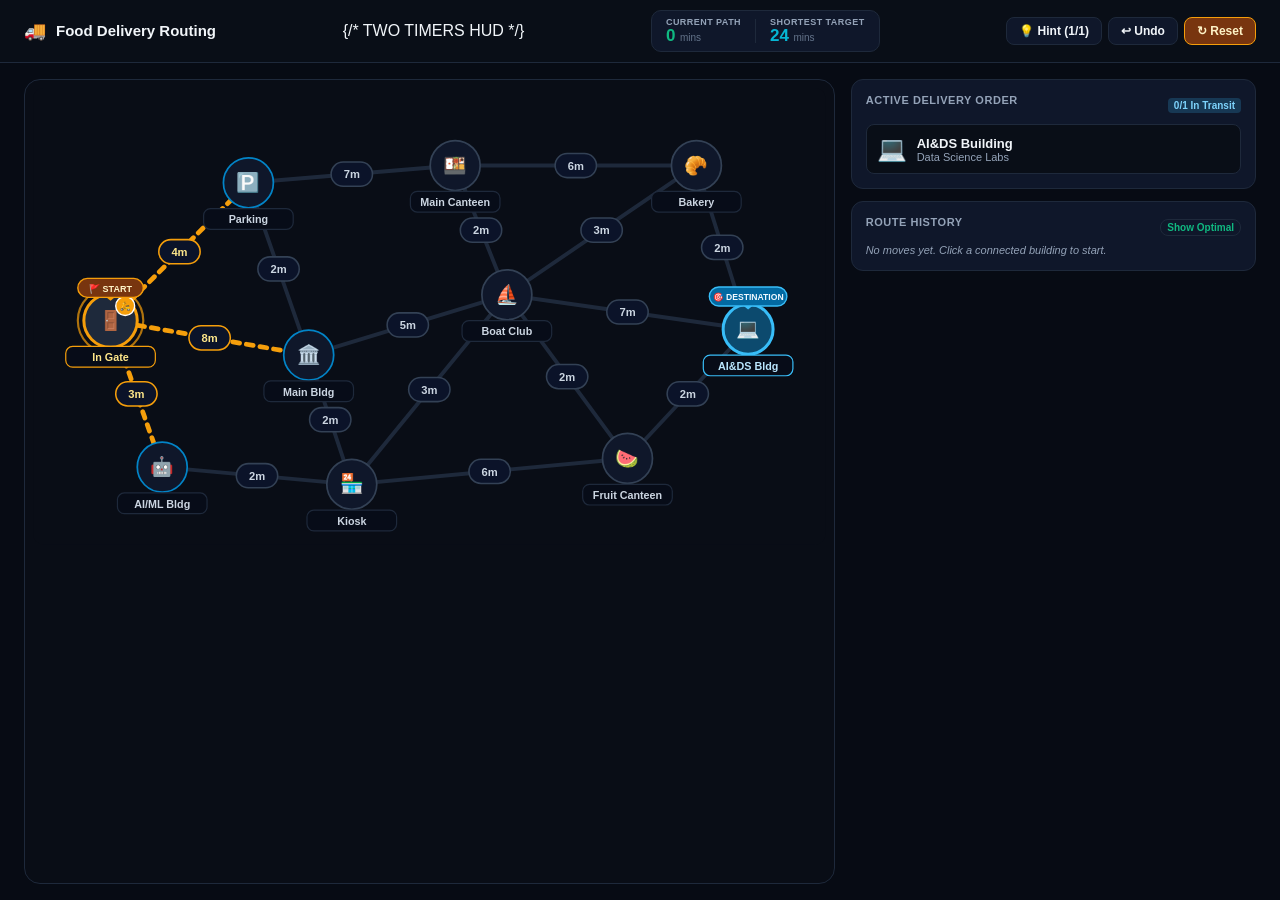
<file: standalone.html>
<!DOCTYPE html>
<html lang="en">
<head>
  <meta charset="UTF-8">
  <meta name="viewport" content="width=device-width, initial-scale=1.0">
  <title>The Food Delivery Routing Challenge</title>
  <style>
    :root {
      --bg: #070b14;
      --card-bg: #0f172a;
      --card-border: #1e293b;
      --text: #f1f5f9;
      --text-muted: #94a3b8;
      --accent: #f59e0b;
      --cyan: #06b6d4;
      --emerald: #10b981;
      --sky: #38bdf8;
    }

    * {
      box-sizing: border-box;
      margin: 0;
      padding: 0;
      font-family: -apple-system, BlinkMacSystemFont, "Segoe UI", Roboto, Helvetica, Arial, sans-serif;
    }

    body {
      background-color: var(--bg);
      color: var(--text);
      min-height: 100vh;
      display: flex;
      flex-direction: column;
    }

    header {
      background: #090e17;
      border-bottom: 1px solid var(--card-border);
      padding: 10px 24px;
      display: flex;
      align-items: center;
      justify-content: space-between;
      gap: 12px;
      position: sticky;
      top: 0;
      z-index: 100;
    }

    .brand {
      display: flex;
      align-items: center;
      gap: 10px;
    }

    .brand h1 {
      font-size: 15px;
      font-weight: 700;
      line-height: 1.2;
    }

    .timers-hud {
      display: flex;
      align-items: center;
      gap: 14px;
      background: var(--card-bg);
      border: 1px solid var(--card-border);
      padding: 6px 14px;
      border-radius: 10px;
    }

    .timer-block {
      display: flex;
      align-items: center;
      gap: 8px;
    }

    .timer-label {
      font-size: 9px;
      text-transform: uppercase;
      font-weight: 700;
      color: var(--text-muted);
      letter-spacing: 0.05em;
    }

    .timer-val {
      font-size: 17px;
      font-weight: 800;
      font-variant-numeric: tabular-nums;
      line-height: 1;
    }

    .timer-val.current {
      color: var(--emerald);
    }

    .timer-val.target {
      color: var(--cyan);
    }

    .timer-divider {
      width: 1px;
      height: 24px;
      background: var(--card-border);
    }

    .actions {
      display: flex;
      gap: 6px;
    }

    .btn {
      background: var(--card-bg);
      color: var(--text);
      border: 1px solid var(--card-border);
      padding: 6px 12px;
      border-radius: 8px;
      font-size: 12px;
      font-weight: 600;
      cursor: pointer;
      display: flex;
      align-items: center;
      gap: 4px;
      transition: all 0.15s ease;
    }

    .btn:hover {
      background: #1e293b;
      border-color: #334155;
    }

    .btn-accent {
      background: #78350f;
      border-color: var(--accent);
      color: #fef3c7;
    }

    main {
      flex: 1;
      width: 100%;
      margin: 0 auto;
      padding: 16px 24px;
      display: grid;
      grid-template-columns: 1fr;
      gap: 16px;
    }

    @media (min-width: 900px) {
      main {
        grid-template-columns: 8fr 4fr;
      }
    }

    .map-box {
      background: #090d16;
      border: 1px solid var(--card-border);
      border-radius: 16px;
      overflow: hidden;
      display: flex;
      flex-direction: column;
    }

    .solution-banner {
      background: rgba(16, 185, 129, 0.18);
      border-bottom: 1px solid rgba(16, 185, 129, 0.4);
      padding: 8px 14px;
      font-size: 11px;
      color: #a7f3d0;
      display: none;
      align-items: center;
      justify-content: space-between;
    }

    .hint-alert {
      background: rgba(245, 158, 11, 0.15);
      border-bottom: 1px solid rgba(245, 158, 11, 0.35);
      padding: 8px 14px;
      font-size: 12px;
      color: #fde68a;
      display: none;
    }

    .map-svg-wrap {
      width: 100%;
      padding: 8px;
      display: flex;
      justify-content: center;
    }

    svg {
      width: 100%;
      height: auto;
      max-height: 480px;
    }

    .edge-base {
      stroke: #1e293b;
      stroke-width: 4.5;
      stroke-linecap: round;
    }

    .edge-traveled {
      stroke: var(--cyan);
      stroke-width: 7;
      stroke-linecap: round;
    }

    .edge-available {
      stroke: var(--accent);
      stroke-width: 5.5;
      stroke-linecap: round;
      stroke-dasharray: 8 8;
      animation: dash 1.4s linear infinite;
    }

    .edge-shortest {
      stroke: var(--emerald);
      stroke-width: 7.5;
      stroke-linecap: round;
    }

    @keyframes dash {
      to { stroke-dashoffset: -24; }
    }

    .node-base-circle {
      transition: r 0.2s cubic-bezier(0.4, 0, 0.2, 1), stroke 0.2s ease, fill 0.2s ease;
      cursor: pointer;
    }

    .node-base-circle:hover {
      r: 33px;
    }

    .dashboard {
      display: flex;
      flex-direction: column;
      gap: 12px;
    }

    .card {
      background: var(--card-bg);
      border: 1px solid var(--card-border);
      border-radius: 12px;
      padding: 14px;
    }

    .card h2 {
      font-size: 11px;
      text-transform: uppercase;
      letter-spacing: 0.05em;
      color: var(--text-muted);
      margin-bottom: 10px;
    }

    .mobile-target-banner {
      display: flex;
      flex-direction: column;
      gap: 6px;
      background: linear-gradient(90deg, #090e17 0%, rgba(12, 74, 110, 0.25) 50%, #090e17 100%);
      border: 1px solid rgba(56, 189, 248, 0.4);
      border-radius: 12px;
      padding: 10px 12px;
      box-shadow: 0 4px 12px rgba(0, 0, 0, 0.25);
    }

    @media (min-width: 900px) {
      .mobile-target-banner {
        display: none !important;
      }
    }

    .history-list {
      display: flex;
      flex-direction: column;
      gap: 6px;
      max-height: 160px;
      overflow-y: auto;
      font-size: 11px;
    }

    .history-row {
      display: flex;
      justify-content: space-between;
      background: #090e17;
      padding: 6px 10px;
      border-radius: 6px;
      border: 1px solid #1e293b;
      font-variant-numeric: tabular-nums;
    }

    .modal-overlay {
      position: fixed;
      inset: 0;
      background: rgba(0, 0, 0, 0.85);
      backdrop-filter: blur(4px);
      display: none;
      align-items: center;
      justify-content: center;
      padding: 16px;
      z-index: 200;
    }

    .modal-box {
      background: var(--card-bg);
      border: 1px solid #334155;
      border-radius: 16px;
      max-width: 480px;
      width: 100%;
      padding: 22px;
      text-align: center;
    }

    .modal-eval {
      padding: 10px;
      border-radius: 8px;
      margin: 10px 0;
      font-size: 13px;
      font-weight: 700;
    }

    .modal-eval.optimal {
      background: rgba(16, 185, 129, 0.2);
      border: 1px solid rgba(16, 185, 129, 0.5);
      color: #a7f3d0;
    }

    .modal-eval.suboptimal {
      background: rgba(245, 158, 11, 0.2);
      border: 1px solid rgba(245, 158, 11, 0.5);
      color: #fde68a;
    }

    select {
      background: #090e17;
      color: #f1f5f9;
      border: 1px solid #334155;
      border-radius: 6px;
      padding: 4px 8px;
      font-size: 12px;
      outline: none;
      cursor: pointer;
    }
  </style>
</head>
<body>

  <header>
    <div class="brand">
      <span style="font-size: 18px;">🚚</span>
      <h1>Food Delivery Routing</h1>
    </div>

    {/* TWO TIMERS HUD */}
    <div class="timers-hud">
      <div class="timer-block">
        <div>
          <div class="timer-label">Current Path</div>
          <div><strong id="display-time" class="timer-val current">0</strong> <span style="font-size: 10px; color: #64748b;">mins</span></div>
        </div>
      </div>

      <div class="timer-divider"></div>

      <div class="timer-block">
        <div>
          <div class="timer-label">Shortest Target</div>
          <div><strong id="display-par" class="timer-val target">26</strong> <span style="font-size: 10px; color: #64748b;">mins</span></div>
        </div>
      </div>
    </div>

    <div class="actions">
      <button id="hint-btn" class="btn" onclick="toggleHint()">💡 Hint (1/1)</button>
      <button class="btn" onclick="undoMove()">↩ Undo</button>
      <button class="btn btn-accent" onclick="resetGame()">↻ Reset</button>
    </div>
  </header>

  <main>
    <!-- Mobile Target Destination Banner -->
    <div id="mobile-target-banner" class="mobile-target-banner">
      <div style="display: flex; justify-content: space-between; align-items: center;">
        <span id="mobile-banner-tag" style="font-size: 10px; font-weight: 800; text-transform: uppercase; letter-spacing: 0.05em; color: #38bdf8; display: flex; align-items: center; gap: 4px;">
          🎯 Active Target Destination
        </span>
        <span id="mobile-banner-badge" style="font-size: 10px; font-weight: bold; padding: 2px 7px; border-radius: 9999px; background: rgba(56, 189, 248, 0.2); color: #7dd3fc; border: 1px solid rgba(56, 189, 248, 0.3);">
          0/1 In Transit
        </span>
      </div>
      <div style="background: rgba(9, 14, 23, 0.7); border: 1px solid #1e293b; border-radius: 8px; padding: 8px 10px; display: flex; justify-content: space-between; align-items: center; gap: 8px;">
        <div style="display: flex; align-items: center; gap: 8px; min-width: 0;">
          <span id="mobile-banner-emoji" style="font-size: 22px;">💻</span>
          <div style="min-width: 0;">
            <div id="mobile-banner-name" style="font-weight: bold; font-size: 13px; color: #ffffff; white-space: nowrap; overflow: hidden; text-overflow: ellipsis;">CS Building</div>
          </div>
        </div>
        <button class="btn" onclick="viewSolution()" style="font-size: 10px; padding: 4px 8px; border-color: rgba(56, 189, 248, 0.4); color: #38bdf8; white-space: nowrap; shrink: 0;">
          Par: <span id="mobile-banner-par">26</span>m
        </button>
      </div>
      <div style="display: flex; justify-content: space-between; align-items: center; font-size: 10px; color: #94a3b8; border-top: 1px solid rgba(30, 41, 59, 0.6); padding-top: 4px; margin-top: 2px;">
        <span id="mobile-banner-leg">Path: <strong style="color: #38bdf8;">1. Deliver to Target</strong> ➔ 2. Food Truck</span>
        <span>At: <strong id="mobile-banner-current" style="color: #f59e0b;">Food Truck</strong></span>
      </div>
    </div>

    <!-- Map Side -->
    <div class="map-box">
      <div id="solution-banner" class="solution-banner">
        <span id="solution-text">🏆 <strong>Optimal Route:</strong></span>
        <button class="btn" style="padding: 2px 8px; font-size: 10px;" onclick="closeSolution()">Close</button>
      </div>

      <div id="hint-banner" class="hint-alert">
        💡 <strong>Hint:</strong> <span id="hint-text">Choose a connected building.</span>
      </div>

      <div class="map-svg-wrap">
        <svg viewBox="0 0 920 530" id="map-svg">
          <!-- Populated by JS -->
        </svg>
      </div>
    </div>

    <!-- Simple Dashboard Side -->
    <div class="dashboard">
      <!-- Active Delivery Order -->
      <div class="card">
        <div style="display: flex; justify-content: space-between; align-items: center; margin-bottom: 8px;">
          <h2>Active Delivery Order</h2>
          <span id="delivery-status-badge" style="font-size: 10px; font-weight: bold; padding: 2px 6px; border-radius: 4px; background: rgba(56, 189, 248, 0.2); color: #7dd3fc;">0/1 In Transit</span>
        </div>
        <div style="background: #090e17; border: 1px solid #1e293b; border-radius: 8px; padding: 10px; display: flex; align-items: center; gap: 10px;">
          <span id="order-emoji" style="font-size: 24px;">💻</span>
          <div>
            <div id="order-name" style="font-weight: bold; font-size: 13px;">CS Building</div>
            <div id="order-desc" style="font-size: 11px; color: #94a3b8;">Boba Milk Tea & Pepperoni Pizza</div>
          </div>
        </div>
      </div>

      <!-- Route Progress -->
      <div class="card">
        <div style="display: flex; justify-content: space-between; align-items: center; margin-bottom: 6px;">
          <h2>Route History</h2>
          <button class="btn" style="padding: 2px 6px; font-size: 10px; color: var(--emerald);" onclick="viewSolution()">Show Optimal</button>
        </div>
        <div id="history-container" class="history-list">
          <div style="color: var(--text-muted); font-style: italic;">No moves yet. Click a connected building to start.</div>
        </div>
      </div>
    </div>
  </main>

  <!-- Win Modal with Two Timers & Shortest Path -->
  <div id="win-modal" class="modal-overlay">
    <div class="modal-box">
      <div style="font-size: 32px; margin-bottom: 6px;">🏁</div>
      <h3 style="font-size: 18px; font-weight: 800; margin-bottom: 8px;">Delivery Complete!</h3>
      <div id="modal-evaluation" class="modal-eval"></div>
      
      <div style="display: flex; justify-content: center; gap: 16px; font-size: 13px; color: var(--text-muted); margin-bottom: 12px;">
        <span>Current Path: <strong id="modal-time" style="color: white;"></strong>m</span>
        <span>Shortest Target: <strong id="modal-target" style="color: var(--cyan);"></strong>m</span>
      </div>

      <div id="modal-path-box" style="background: rgba(16, 185, 129, 0.12); border: 1px solid rgba(16, 185, 129, 0.3); border-radius: 10px; padding: 10px; text-align: left; font-size: 11px; margin-bottom: 14px;">
        <strong id="modal-route-title" style="color: #6ee7b7; display: block; font-size: 11px; margin-bottom: 4px;"></strong>
        <div id="modal-route-steps" style="color: #e2e8f0; line-height: 1.5;"></div>
      </div>

      <div style="display: flex; gap: 8px;">
        <button class="btn btn-accent" style="flex: 1; padding: 8px; justify-content: center;" onclick="resetGame(); closeModal();">
          ↻ Retry This Location
        </button>
        <button class="btn" style="flex: 1; padding: 8px; justify-content: center; background: #064e3b; border-color: #10b981; color: #6ee7b7;" onclick="nextOrder(); closeModal();">
          ✨ Next Delivery Order
        </button>
      </div>
    </div>
  </div>

  <script>
    const NODES = {
      food_truck: { id: 'food_truck', name: 'In Gate', shortName: 'In Gate', emoji: '🚪', x: 90, y: 270, desc: 'Campus Main Entrance' },
      library: { id: 'library', name: 'Parking', shortName: 'Parking', emoji: '🅿️', x: 250, y: 110, desc: 'North Vehicle Parking' },
      science_center: { id: 'science_center', name: 'Main Canteen', shortName: 'Main Canteen', emoji: '🍱', x: 490, y: 90, desc: 'Campus Food Hall' },
      observatory: { id: 'observatory', name: 'Bakery', shortName: 'Bakery', emoji: '🥐', x: 770, y: 90, desc: 'Campus Patisserie & Oven' },
      student_union: { id: 'student_union', name: 'Main Building', shortName: 'Main Bldg', emoji: '🏛️', x: 320, y: 310, desc: 'Academic Headquarters' },
      quad: { id: 'quad', name: 'Boat Club', shortName: 'Boat Club', emoji: '⛵', x: 550, y: 240, desc: 'Waterside Rowing Club' },
      cs_building: { id: 'cs_building', name: 'AI&DS Building', shortName: 'AI&DS Bldg', emoji: '💻', x: 830, y: 280, desc: 'Data Science Labs' },
      stadium: { id: 'stadium', name: 'AI/ML Building', shortName: 'AI/ML Bldg', emoji: '🤖', x: 150, y: 440, desc: 'Machine Learning Wing' },
      gym: { id: 'gym', name: 'Kiosk', shortName: 'Kiosk', emoji: '🏪', x: 370, y: 460, desc: 'Central Refreshment Kiosk' },
      dorms: { id: 'dorms', name: 'Fruit Canteen', shortName: 'Fruit Canteen', emoji: '🍉', x: 690, y: 430, desc: 'Organic Fruit Station' }
    };

    const EDGES = [
      // West Depot Hub
      { id: 'ft-sta', from: 'food_truck', to: 'stadium', weight: 3 },
      { id: 'ft-lib', from: 'food_truck', to: 'library', weight: 4 },
      { id: 'ft-uni', from: 'food_truck', to: 'student_union', weight: 8 },

      // North Sector
      { id: 'lib-uni', from: 'library', to: 'student_union', weight: 2 },
      { id: 'lib-sci', from: 'library', to: 'science_center', weight: 7 },
      { id: 'sci-qua', from: 'science_center', to: 'quad', weight: 2 },
      { id: 'sci-obs', from: 'science_center', to: 'observatory', weight: 6 },

      // Central Sector & Quad
      { id: 'uni-qua', from: 'student_union', to: 'quad', weight: 5 },
      { id: 'uni-gym', from: 'student_union', to: 'gym', weight: 2 },
      { id: 'qua-csb', from: 'quad', to: 'cs_building', weight: 7 },
      { id: 'qua-dor', from: 'quad', to: 'dorms', weight: 2 },
      { id: 'qua-obs', from: 'quad', to: 'observatory', weight: 3 },
      { id: 'gym-qua', from: 'gym', to: 'quad', weight: 3 },

      // South Sector
      { id: 'sta-gym', from: 'stadium', to: 'gym', weight: 2 },
      { id: 'gym-dor', from: 'gym', to: 'dorms', weight: 6 },
      { id: 'dor-csb', from: 'dorms', to: 'cs_building', weight: 2 },
      { id: 'obs-csb', from: 'observatory', to: 'cs_building', weight: 2 }
    ];

    const TARGET_OPTIONS = ['cs_building', 'science_center', 'observatory', 'dorms', 'student_union', 'library', 'gym', 'stadium', 'quad'];

    let targetDestination = 'cs_building';
    let currentNode = 'food_truck';
    let totalTime = 0;
    let hasDelivered = false;
    let moveHistory = [];
    let traveledEdges = [];
    let hintVisible = false;
    let hintUsed = false;
    let showingSolution = false;

    function getEdge(from, to) {
      return EDGES.find(e => (e.from === from && e.to === to) || (e.from === to && e.to === from));
    }

    function dijkstra(start, target) {
      const dist = {};
      const prev = {};
      const unvisited = new Set(Object.keys(NODES));
      Object.keys(NODES).forEach(n => dist[n] = Infinity);
      dist[start] = 0;

      while (unvisited.size > 0) {
        let curr = null;
        let minD = Infinity;
        unvisited.forEach(n => {
          if (dist[n] < minD) { minD = dist[n]; curr = n; }
        });
        if (!curr || minD === Infinity || curr === target) break;
        unvisited.delete(curr);

        EDGES.forEach(e => {
          let neighbor = null;
          if (e.from === curr) neighbor = e.to;
          else if (e.to === curr) neighbor = e.from;
          if (neighbor && unvisited.has(neighbor)) {
            const alt = dist[curr] + e.weight;
            if (alt < dist[neighbor]) {
              dist[neighbor] = alt;
              prev[neighbor] = curr;
            }
          }
        });
      }

      const path = [];
      let step = target;
      while (step) {
        path.unshift(step);
        if (step === start) break;
        step = prev[step];
      }

      const edgeIds = [];
      for (let i = 0; i < path.length - 1; i++) {
        const edge = getEdge(path[i], path[i+1]);
        if (edge) edgeIds.push(edge.id);
      }

      return { path, distance: dist[target], edgeIds };
    }

    function getOptimalRoundTrip(target) {
      const out = dijkstra('food_truck', target);
      const back = dijkstra(target, 'food_truck');
      return {
        totalTime: out.distance + back.distance,
        fullPath: [...out.path, ...back.path.slice(1)],
        allEdgeIds: Array.from(new Set([...out.edgeIds, ...back.edgeIds])),
        out,
        back
      };
    }

    function getValidNeighbors(nodeId) {
      const neighbors = [];
      EDGES.forEach(e => {
        if (e.from === nodeId) neighbors.push({ id: e.to, weight: e.weight, edgeId: e.id });
        else if (e.to === nodeId) neighbors.push({ id: e.from, weight: e.weight, edgeId: e.id });
      });
      return neighbors;
    }

    function renderMap() {
      const svg = document.getElementById('map-svg');
      const validNeighbors = getValidNeighbors(currentNode).map(n => n.id);
      const optimal = getOptimalRoundTrip(targetDestination);

      let html = '<rect width="920" height="530" fill="#090d16" rx="12"/>';

      EDGES.forEach(edge => {
        const from = NODES[edge.from];
        const to = NODES[edge.to];
        const isTraveled = traveledEdges.includes(edge.id);
        const isShortest = showingSolution && optimal.allEdgeIds.includes(edge.id);
        const isAvailable = !showingSolution && ((edge.from === currentNode && validNeighbors.includes(edge.to)) ||
                            (edge.to === currentNode && validNeighbors.includes(edge.from)));

        let edgeClass = 'edge-base';
        if (isShortest) edgeClass = 'edge-shortest';
        else if (isTraveled) edgeClass = 'edge-traveled';
        else if (isAvailable) edgeClass = 'edge-available';

        html += `<line x1="${from.x}" y1="${from.y}" x2="${to.x}" y2="${to.y}" class="${edgeClass}"/>`;

        const midX = (from.x + to.x) / 2;
        const midY = (from.y + to.y) / 2;
        html += `
          <g transform="translate(${midX}, ${midY})">
            <rect x="-24" y="-14" width="48" height="28" rx="14" fill="#0b1329" stroke="${isShortest ? '#10b981' : isTraveled ? '#06b6d4' : isAvailable ? '#f59e0b' : '#334155'}" stroke-width="1.8"/>
            <text x="0" y="5" text-anchor="middle" fill="${isShortest ? '#a7f3d0' : isTraveled ? '#67e8f9' : isAvailable ? '#fde68a' : '#cbd5e1'}" font-size="13" font-weight="800">${edge.weight}m</text>
          </g>
        `;
      });

      Object.values(NODES).forEach(node => {
        const isCurrent = node.id === currentNode;
        const isTarget = node.id === targetDestination;
        const isValid = !showingSolution && validNeighbors.includes(node.id);

        let circleFill = isCurrent ? '#1e293b' : isTarget && hasDelivered ? '#064e3b' : isTarget ? '#0c4a6e' : '#0f172a';
        let circleStroke = isCurrent ? '#f59e0b' : isTarget && hasDelivered ? '#10b981' : isTarget ? '#38bdf8' : isValid ? '#0284c7' : '#334155';

        let startMarkerHtml = '';
        if (node.id === 'food_truck') {
          if (hasDelivered && !isCurrent) {
            startMarkerHtml = `
              <g transform="translate(0, -38)">
                <rect x="-48" y="-11" width="96" height="22" rx="11" fill="#b45309" stroke="#fde047" stroke-width="1.6"/>
                <polygon points="-5,11 5,11 0,15" fill="#fde047"/>
                <text x="0" y="4.5" text-anchor="middle" fill="#fef08a" font-size="10" font-weight="800">🏁 FINISH HERE</text>
              </g>
            `;
          } else {
            startMarkerHtml = `
              <g transform="translate(0, -38)">
                <rect x="-38" y="-11" width="76" height="22" rx="11" fill="#78350f" stroke="#f59e0b" stroke-width="1.6"/>
                <polygon points="-5,11 5,11 0,15" fill="#f59e0b"/>
                <text x="0" y="4.5" text-anchor="middle" fill="#fef3c7" font-size="10.5" font-weight="800">🚩 START</text>
              </g>
            `;
          }
        }

        let targetBadgeHtml = '';
        if (isTarget) {
          if (hasDelivered) {
            targetBadgeHtml = `
              <g transform="translate(0, -38)">
                <rect x="-38" y="-10" width="76" height="20" rx="10" fill="#065f46" stroke="#34d399" stroke-width="1.4"/>
                <text x="0" y="4" text-anchor="middle" fill="#ecfdf5" font-size="9.5" font-weight="800">✓ DELIVERED</text>
              </g>
            `;
          } else {
            targetBadgeHtml = `
              <g transform="translate(0, -38)">
                <rect x="-45" y="-11" width="90" height="22" rx="11" fill="#0369a1" stroke="#38bdf8" stroke-width="1.6"/>
                <polygon points="-5,11 5,11 0,15" fill="#38bdf8"/>
                <text x="0" y="4.5" text-anchor="middle" fill="#f0f9ff" font-size="10" font-weight="800">🎯 DESTINATION</text>
              </g>
            `;
          }
        }

        html += `
          <g transform="translate(${node.x}, ${node.y})" onclick="handleNodeClick('${node.id}')" style="cursor: pointer;">
            <circle cx="0" cy="0" r="46" fill="transparent"/>
            ${isCurrent ? '<circle cx="0" cy="0" r="38" fill="none" stroke="#f59e0b" stroke-width="2.5" opacity="0.7"/>' : ''}
            <circle cx="0" cy="0" r="${isCurrent ? 31 : 29}" fill="${circleFill}" stroke="${circleStroke}" stroke-width="${isCurrent || isTarget ? 3.5 : 2}" class="node-base-circle"/>
            <text x="0" y="7" text-anchor="middle" font-size="22">${node.emoji}</text>
            ${isCurrent ? '<g transform="translate(17, -17)"><circle r="11" fill="#f59e0b" stroke="#ffffff" stroke-width="1.6"/><text x="0" y="4" text-anchor="middle" font-size="10">🛵</text></g>' : ''}
            ${startMarkerHtml}
            ${targetBadgeHtml}
            <g transform="translate(0, 42)">
              <rect x="-52" y="-12" width="104" height="24" rx="8" fill="#070c18" stroke="${isCurrent ? '#f59e0b' : isTarget ? '#38bdf8' : '#1e293b'}" stroke-width="1.4"/>
              <text x="0" y="5" text-anchor="middle" fill="${isCurrent ? '#fde68a' : isTarget ? '#bae6fd' : '#cbd5e1'}" font-size="12.5" font-weight="700">${node.shortName}</text>
            </g>
          </g>
        `;
      });

      svg.innerHTML = html;
    }

    function handleNodeClick(nodeId) {
      if (showingSolution) closeSolution();
      if (nodeId === currentNode) return;

      const validNeighbors = getValidNeighbors(currentNode);
      const move = validNeighbors.find(n => n.id === nodeId);
      if (!move) return;

      totalTime += move.weight;
      traveledEdges.push(move.edgeId);
      const fromNode = currentNode;
      currentNode = nodeId;

      const reachedTarget = nodeId === targetDestination && !hasDelivered;
      if (reachedTarget) hasDelivered = true;

      moveHistory.push({ from: fromNode, to: nodeId, weight: move.weight, delivered: reachedTarget });

      // Automatically disable hint after clicking a node
      if (hintVisible) {
        hintVisible = false;
        document.getElementById('hint-banner').style.display = 'none';
        const hintBtn = document.getElementById('hint-btn');
        if (hintBtn) {
          hintBtn.innerText = hintUsed ? '💡 Hint (0/1)' : '💡 Hint (1/1)';
          hintBtn.disabled = hintUsed;
          hintBtn.style.opacity = hintUsed ? '0.5' : '1';
          hintBtn.style.cursor = hintUsed ? 'not-allowed' : 'pointer';
        }
      }

      updateUI();

      if (hasDelivered && currentNode === 'food_truck') {
        setTimeout(showWinModal, 250);
      }
    }

    function updateUI() {
      document.getElementById('display-time').innerText = totalTime;
      const optimal = getOptimalRoundTrip(targetDestination);
      document.getElementById('display-par').innerText = optimal.totalTime;

      const badge = document.getElementById('delivery-status-badge');
      if (hasDelivered) {
        badge.innerText = '✓ 1/1 Delivered';
        badge.style.background = 'rgba(16, 185, 129, 0.2)';
        badge.style.color = '#6ee7b7';
      } else {
        badge.innerText = '0/1 In Transit';
        badge.style.background = 'rgba(56, 189, 248, 0.2)';
        badge.style.color = '#7dd3fc';
      }

      // Update mobile target destination banner
      const mEmoji = document.getElementById('mobile-banner-emoji');
      const mName = document.getElementById('mobile-banner-name');
      const mDesc = document.getElementById('mobile-banner-desc');
      const mTag = document.getElementById('mobile-banner-tag');
      const mBadge = document.getElementById('mobile-banner-badge');
      const mLeg = document.getElementById('mobile-banner-leg');
      const mCurrent = document.getElementById('mobile-banner-current');
      const mPar = document.getElementById('mobile-banner-par');

      if (mPar) mPar.innerText = optimal.totalTime;
      if (mCurrent) mCurrent.innerText = NODES[currentNode].shortName;

      if (hasDelivered) {
        if (mEmoji) mEmoji.innerText = '🚚';
        if (mName) mName.innerText = 'Return to Food Truck';
        if (mDesc) mDesc.innerText = 'Order delivered to ' + NODES[targetDestination].name + '! Return to finish.';
        if (mTag) {
          mTag.innerHTML = '✓ Target Reached • Return Leg';
          mTag.style.color = '#34d399';
        }
        if (mBadge) {
          mBadge.innerText = '1/1 Delivered';
          mBadge.style.background = 'rgba(16, 185, 129, 0.2)';
          mBadge.style.color = '#6ee7b7';
          mBadge.style.borderColor = 'rgba(16, 185, 129, 0.4)';
        }
        if (mLeg) {
          mLeg.innerHTML = 'Path: <span style="text-decoration: line-through; color: #64748b;">1. ' + NODES[targetDestination].shortName + '</span> ➔ <strong style="color: #34d399;">2. Food Truck</strong>';
        }
      } else {
        if (mEmoji) mEmoji.innerText = NODES[targetDestination].emoji;
        if (mName) mName.innerText = NODES[targetDestination].name;
        if (mDesc) mDesc.innerText = NODES[targetDestination].desc;
        if (mTag) {
          mTag.innerHTML = '🎯 Active Target Destination';
          mTag.style.color = '#38bdf8';
        }
        if (mBadge) {
          mBadge.innerText = '0/1 In Transit';
          mBadge.style.background = 'rgba(56, 189, 248, 0.2)';
          mBadge.style.color = '#7dd3fc';
          mBadge.style.borderColor = 'rgba(56, 189, 248, 0.3)';
        }
        if (mLeg) {
          mLeg.innerHTML = 'Path: <strong style="color: #38bdf8;">1. ' + NODES[targetDestination].shortName + '</strong> ➔ <span style="color: #64748b;">2. Food Truck</span>';
        }
      }

      const histContainer = document.getElementById('history-container');
      if (moveHistory.length === 0) {
        histContainer.innerHTML = '<div style="color: var(--text-muted); font-style: italic;">No moves yet. Click a connected building to start.</div>';
      } else {
        histContainer.innerHTML = moveHistory.map((m, idx) => `
          <div class="history-row">
            <span>#${idx+1} ${NODES[m.from].shortName} ➔ ${NODES[m.to].shortName} ${m.delivered ? '<strong style="color: #6ee7b7;">(✓ Done)</strong>' : ''}</span>
            <span style="color: var(--accent); font-weight: bold;">+${m.weight}m</span>
          </div>
        `).join('');
      }

      if (hintVisible) {
        const nextHint = hasDelivered ? dijkstra(currentNode, 'food_truck') : dijkstra(currentNode, targetDestination);
        const nextStep = nextHint.path[1] || 'food_truck';
        document.getElementById('hint-text').innerText = hasDelivered
          ? `Order delivered! Return to Food Truck via ${NODES[nextStep].shortName} (Shortest path: ${nextHint.distance}m remaining).`
          : `Optimal route to ${NODES[targetDestination].shortName}: head to ${NODES[nextStep].shortName} (${nextHint.distance}m remaining).`;
      }

      renderMap();
    }

    function toggleHint() {
      if (hintVisible) {
        hintVisible = false;
      } else if (!hintUsed) {
        hintVisible = true;
        hintUsed = true;
      }
      document.getElementById('hint-banner').style.display = hintVisible ? 'block' : 'none';
      const hintBtn = document.getElementById('hint-btn');
      if (hintBtn) {
        hintBtn.innerText = hintVisible ? '💡 Hide Hint' : (hintUsed ? '💡 Hint (0/1)' : '💡 Hint (1/1)');
        hintBtn.disabled = hintUsed && !hintVisible;
        hintBtn.style.opacity = (hintUsed && !hintVisible) ? '0.5' : '1';
        hintBtn.style.cursor = (hintUsed && !hintVisible) ? 'not-allowed' : 'pointer';
      }
      updateUI();
    }

    function undoMove() {
      if (moveHistory.length === 0) return;
      const last = moveHistory.pop();
      totalTime = Math.max(0, totalTime - last.weight);
      traveledEdges.pop();
      currentNode = last.from;
      if (last.delivered) hasDelivered = false;
      updateUI();
    }

    function resetGame() {
      currentNode = 'food_truck';
      totalTime = 0;
      hasDelivered = false;
      moveHistory = [];
      traveledEdges = [];
      showingSolution = false;
      hintVisible = false;
      hintUsed = false;
      document.getElementById('hint-banner').style.display = 'none';
      const hintBtn = document.getElementById('hint-btn');
      if (hintBtn) {
        hintBtn.innerText = '💡 Hint (1/1)';
        hintBtn.disabled = false;
        hintBtn.style.opacity = '1';
        hintBtn.style.cursor = 'pointer';
      }
      document.getElementById('solution-banner').style.display = 'none';
      updateUI();
    }

    function changeTarget(nodeId) {
      targetDestination = nodeId;
      const targetNode = NODES[nodeId];
      document.getElementById('order-emoji').innerText = targetNode.emoji;
      document.getElementById('order-name').innerText = targetNode.name;
      document.getElementById('order-desc').innerText = targetNode.desc;
      resetGame();
    }

    function nextOrder() {
      const idx = TARGET_OPTIONS.indexOf(targetDestination);
      const nextIdx = (idx + 1) % TARGET_OPTIONS.length;
      changeTarget(TARGET_OPTIONS[nextIdx]);
    }

    function viewSolution() {
      showingSolution = true;
      const optimal = getOptimalRoundTrip(targetDestination);
      document.getElementById('solution-banner').style.display = 'flex';
      document.getElementById('solution-text').innerHTML = `🏆 <strong>Optimal Route (${optimal.totalTime} mins):</strong> ${optimal.fullPath.map(id => NODES[id].shortName).join(' ➔ ')}`;
      renderMap();
    }

    function closeSolution() {
      showingSolution = false;
      document.getElementById('solution-banner').style.display = 'none';
      renderMap();
    }

    function showWinModal() {
      const optimal = getOptimalRoundTrip(targetDestination);
      const isOpt = totalTime <= optimal.totalTime;

      document.getElementById('modal-time').innerText = totalTime;
      document.getElementById('modal-target').innerText = optimal.totalTime;

      const evalBox = document.getElementById('modal-evaluation');
      evalBox.className = `modal-eval ${isOpt ? 'optimal' : 'suboptimal'}`;
      evalBox.innerText = isOpt
        ? `🏆 Perfect! You achieved the shortest possible path (${optimal.totalTime} mins) to ${NODES[targetDestination].name} and back!`
        : `You finished in ${totalTime} mins! The shortest path was ${optimal.totalTime} mins.`;

      document.getElementById('modal-route-title').innerText = `Optimal Round-Trip Path: ${optimal.totalTime} Mins`;
      document.getElementById('modal-route-steps').innerHTML = `
        Outbound: ${optimal.out.path.map(id => NODES[id].shortName).join(' ➔ ')} (${optimal.out.distance}m)<br>
        Return: ${optimal.back.path.map(id => NODES[id].shortName).join(' ➔ ')} (${optimal.back.distance}m)
      `;

      document.getElementById('win-modal').style.display = 'flex';
    }

    function closeModal() {
      document.getElementById('win-modal').style.display = 'none';
    }

    // Standalone touch pinch-to-zoom & pan
    (function initTouchPinchZoom() {
      const wrap = document.querySelector('.map-svg-wrap');
      const svg = document.getElementById('map-svg');
      if (!wrap || !svg) return;

      wrap.style.touchAction = 'none';

      let zoom = 1;
      let panX = 0;
      let panY = 0;
      let isPinching = false;
      let isDragging = false;
      let startDist = 0;
      let startZoom = 1;
      let startTouch = { x: 0, y: 0 };
      let startPan = { x: 0, y: 0 };
      let focalPoint = { x: 460, y: 265 };

      function updateViewBox() {
        const w = 920 / zoom;
        const h = 530 / zoom;
        let vx = (920 - w) / 2 + panX;
        let vy = (530 - h) / 2 + panY;
        vx = Math.max(-80, Math.min(920 - w + 80, vx));
        vy = Math.max(-60, Math.min(530 - h + 60, vy));
        svg.setAttribute('viewBox', `${vx} ${vy} ${w} ${h}`);
      }

      wrap.addEventListener('touchstart', (e) => {
        if (e.touches.length === 2) {
          if (e.cancelable) e.preventDefault();
          isPinching = true;
          isDragging = false;
          const t0 = e.touches[0];
          const t1 = e.touches[1];
          startDist = Math.hypot(t0.clientX - t1.clientX, t0.clientY - t1.clientY) || 1;
          startZoom = zoom;
          const rect = wrap.getBoundingClientRect();
          const midX = (t0.clientX + t1.clientX) / 2;
          const midY = (t0.clientY + t1.clientY) / 2;
          const relX = rect.width ? (midX - rect.left) / rect.width : 0.5;
          const relY = rect.height ? (midY - rect.top) / rect.height : 0.5;
          const curW = 920 / zoom;
          const curH = 530 / zoom;
          focalPoint = {
            x: (920 - curW) / 2 + panX + relX * curW,
            y: (530 - curH) / 2 + panY + relY * curH
          };
        } else if (e.touches.length === 1) {
          isPinching = false;
          startTouch = { x: e.touches[0].clientX, y: e.touches[0].clientY };
          startPan = { x: panX, y: panY };
          if (zoom > 1) isDragging = true;
        }
      }, { passive: false });

      wrap.addEventListener('touchmove', (e) => {
        if (e.touches.length === 2 && isPinching) {
          if (e.cancelable) e.preventDefault();
          const dist = Math.hypot(e.touches[0].clientX - e.touches[1].clientX, e.touches[0].clientY - e.touches[1].clientY);
          const scale = dist / startDist;
          zoom = Math.min(2.8, Math.max(1, startZoom * scale));
          const rect = wrap.getBoundingClientRect();
          const midX = (e.touches[0].clientX + e.touches[1].clientX) / 2;
          const midY = (e.touches[0].clientY + e.touches[1].clientY) / 2;
          const relX = rect.width ? (midX - rect.left) / rect.width : 0.5;
          const relY = rect.height ? (midY - rect.top) / rect.height : 0.5;
          const newW = 920 / zoom;
          const newH = 530 / zoom;
          panX = (focalPoint.x - relX * newW) - (920 - newW) / 2;
          panY = (focalPoint.y - relY * newH) - (530 - newH) / 2;
          if (zoom <= 1.02) { zoom = 1; panX = 0; panY = 0; }
          updateViewBox();
        } else if (e.touches.length === 1 && isDragging && zoom > 1) {
          const dx = e.touches[0].clientX - startTouch.x;
          const dy = e.touches[0].clientY - startTouch.y;
          if (Math.hypot(dx, dy) > 6) {
            if (e.cancelable) e.preventDefault();
            const rect = wrap.getBoundingClientRect();
            panX = startPan.x - dx * (920 / zoom / rect.width);
            panY = startPan.y - dy * (530 / zoom / rect.height);
            updateViewBox();
          }
        }
      }, { passive: false });

      wrap.addEventListener('touchend', (e) => {
        if (e.touches.length === 1) {
          isPinching = false;
          startTouch = { x: e.touches[0].clientX, y: e.touches[0].clientY };
          startPan = { x: panX, y: panY };
          if (zoom > 1) isDragging = true;
        } else if (e.touches.length === 0) {
          isPinching = false;
          isDragging = false;
        }
      });
    })();

    // Init
    changeTarget('cs_building');
  </script>
</body>
</html>
</file>
